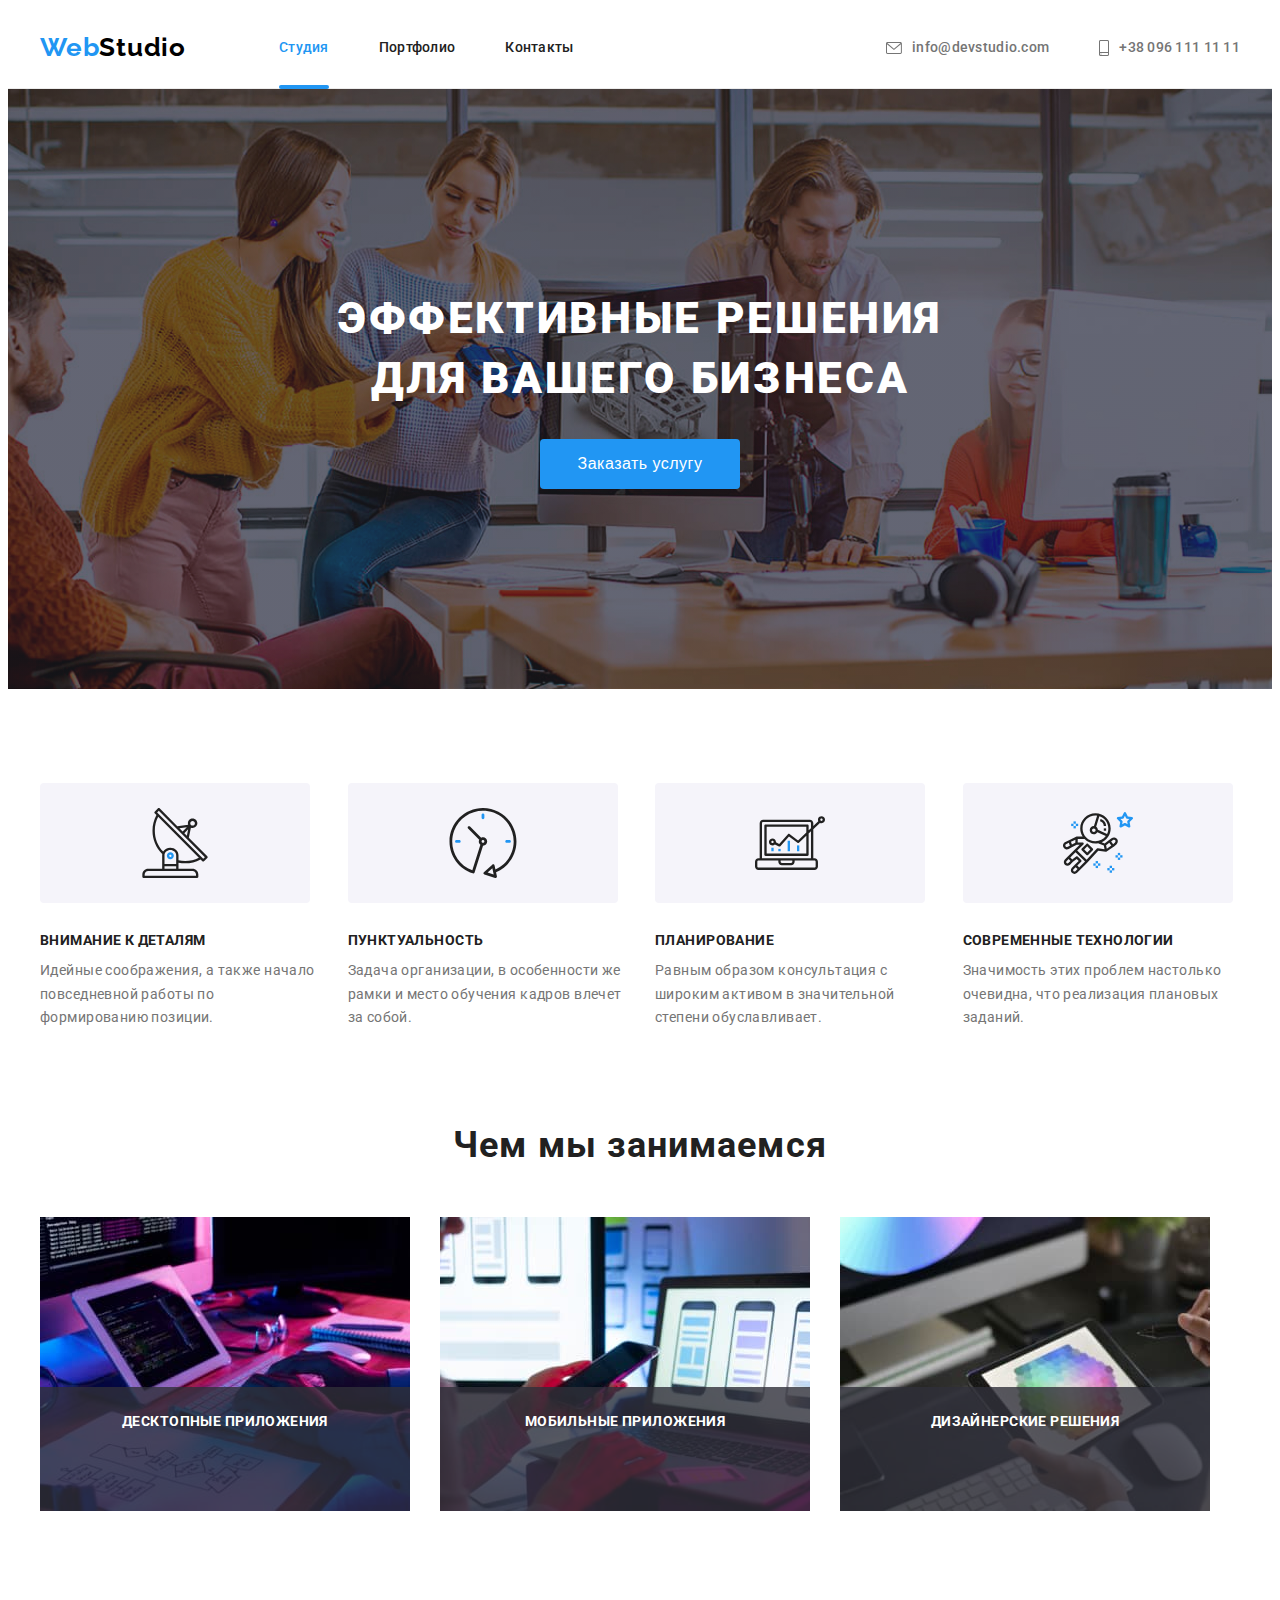
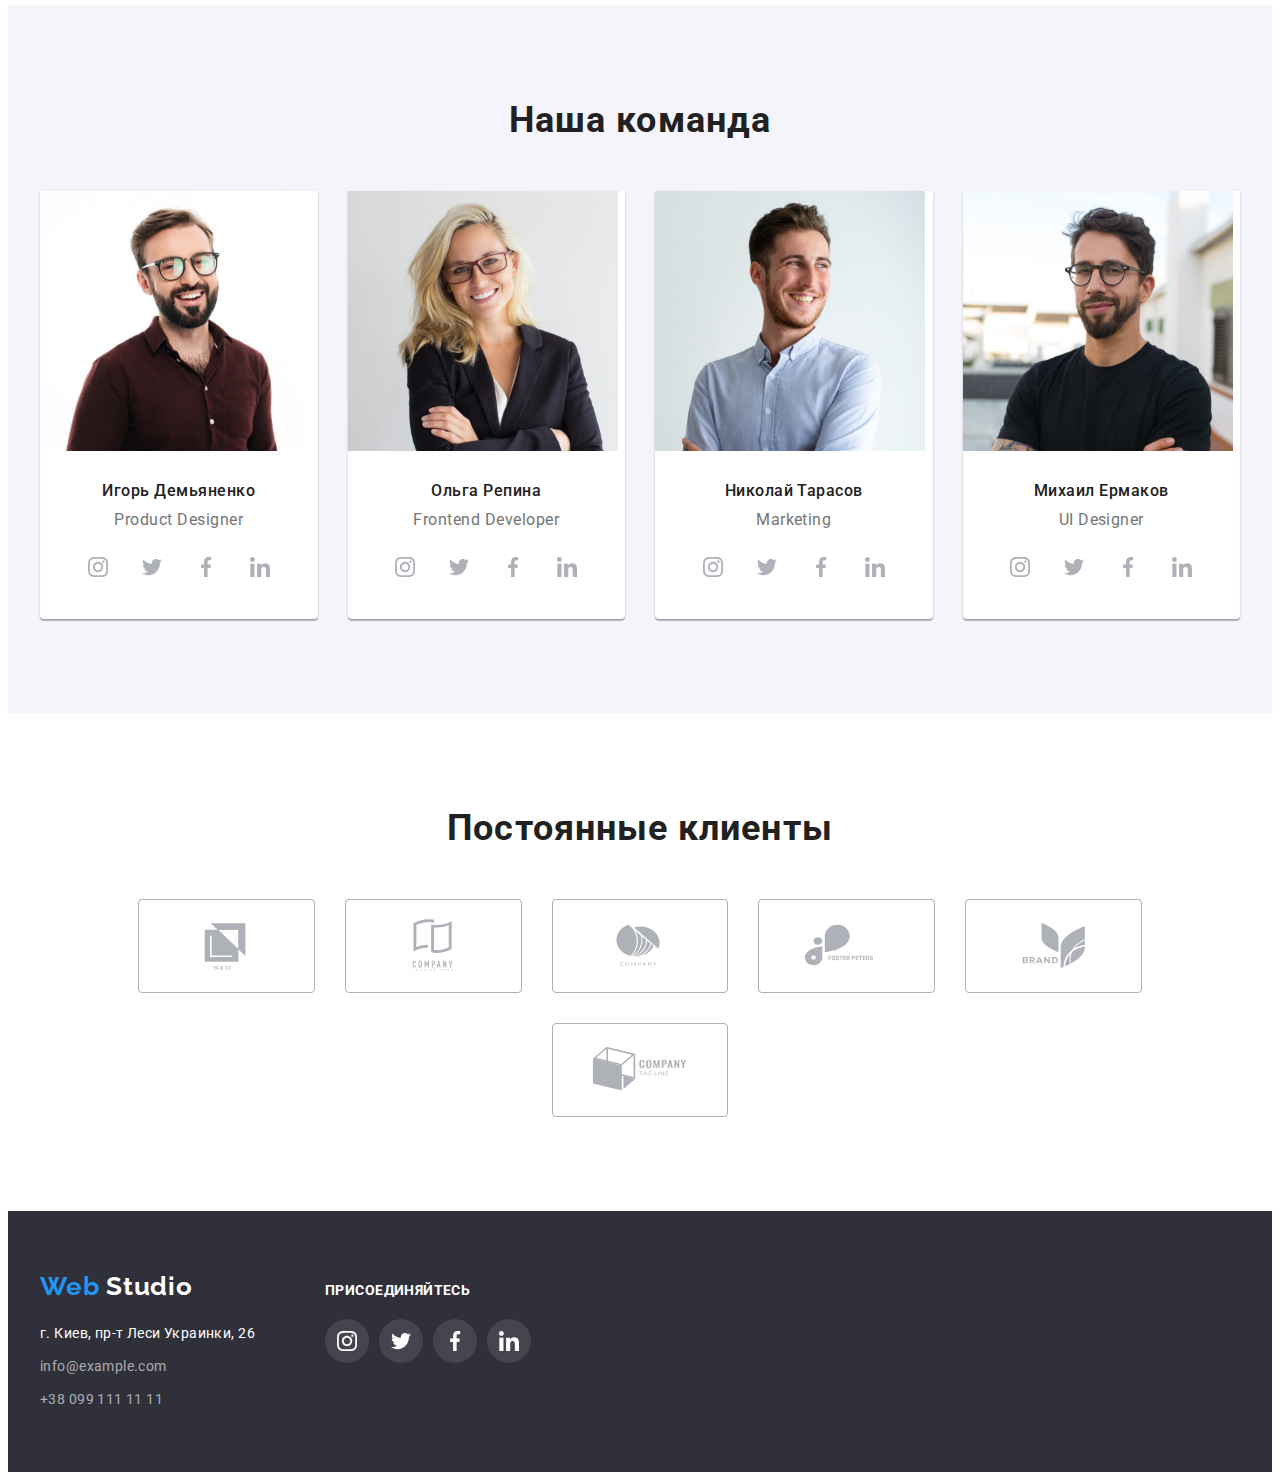
<file: index.html>
<!DOCTYPE html>
<html lang="ru">
  <head>
    <meta name="description" content="Web Studio" />
    <meta charset="UTF-8" />
    <meta http-equiv="X-UA-Compatible" content="IE=edge" />
    <meta name="viewport" content="width=device-width, initial-scale=1.0" />
    <title>Web Studio</title>

    <!-- Fonts -->
    <link rel="preconnect" href="https://fonts.googleapis.com" />
    <link rel="preconnect" href="https://fonts.gstatic.com" crossorigin />
    <link
      href="https://fonts.googleapis.com/css2?family=Raleway:wght@700&family=Roboto:wght@400;500;700;900&display=swap"
      rel="stylesheet"
    />
    <!-- Modern-normalize -->
    <link
      rel="stylesheet"
      href="https://cdnjs.cloudflare.com/ajax/libs/modern-normalize/1.1.0/modern-normalize.min.css"
      integrity="sha512-wpPYUAdjBVSE4KJnH1VR1HeZfpl1ub8YT/NKx4PuQ5NmX2tKuGu6U/JRp5y+Y8XG2tV+wKQpNHVUX03MfMFn9Q=="
      crossorigin="anonymous"
      referrerpolicy="no-referrer"
    />
    <!-- CSS -->
    <link rel="stylesheet" href="./css/styles.css" />
  </head>

  <body>
    <!-- HEADER -->
    <header class="header">
      <div class="container">
        <nav class="navigation">
          <a href="index.html" class="logo"> <span class="logo-text">Web</span>Studio </a>
          <ul class="nav-list list">
            <li class="nav-item">
              <a href="" class="nav-item-link current link">Студия</a>
            </li>
            <li class="nav-item">
              <a href="./portfolio.html" class="nav-item-link link">Портфолио</a>
            </li>
            <li class="nav-item">
              <a href="" class="nav-item-link link">Контакты</a>
            </li>
          </ul>

          <ul class="contact-links link">
            <li class="contact-item">
              <a href="mailto:info@devstudio.com" class="contact-item-link link">
                <svg class="contact-icon-mail">
                  <use href="./images/icons.svg#icon-envelope"></use>
                </svg>
                info@devstudio.com
              </a>
            </li>

            <li class="contact-item">
              <a href="tel:+380961111111" class="contact-item-link link">
                <svg class="contact-icon-phone">
                  <use href="./images/icons.svg#icon-smartphone"></use>
                </svg>
                +38 096 111 11 11
              </a>
            </li>
          </ul>
        </nav>
      </div>
    </header>
    <!-- HERO -->
    <main>
      <section class="section-hero">
        <div class="container">
          <h1 class="hero-title">Эффективные решения для вашего бизнеса</h1>
          <button type="button" class="hero-btm" data-modal-open>Заказать услугу</button>
        </div>
      </section>

      <!-- список преимуществ (BENEFITS) -->
      <section class="section benefits">
        <div class="container">
          <h2 class="hidden">список преимуществ</h2>
          <ul class="benefits-list list card-set">
            <li class="benefits-item card-set-item">
              <div class="benefits-icons">
                <svg class="benefits-icon" width="70" height="70">
                  <use href="./images/icons.svg#icon-antenna-1"></use>
                </svg>
              </div>
              <h3 class="benefits-title">Внимание к деталям</h3>
              <p class="benefits-item-text">
                Идейные соображения, а также начало повседневной работы по формированию позиции.
              </p>
            </li>
            <li class="benefits-item card-set-item">
              <div class="benefits-icons">
                <svg class="benefits-icon" width="70" height="70">
                  <use href="./images/icons.svg#icon-clock-1"></use>
                </svg>
              </div>
              <h3 class="benefits-title">Пунктуальность</h3>
              <p class="benefits-item-text">
                Задача организации, в особенности же рамки и место обучения кадров влечет за собой.
              </p>
            </li>
            <li class="benefits-item card-set-item">
              <div class="benefits-icons">
                <svg class="benefits-icon" width="70" height="70">
                  <use href="./images/icons.svg#icon-diagram-1"></use>
                </svg>
              </div>
              <h3 class="benefits-title">Планирование</h3>
              <p class="benefits-item-text">
                Равным образом консультация с широким активом в значительной степени обуславливает.
              </p>
            </li>
            <li class="benefits-item card-set-item">
              <div class="benefits-icons">
                <svg class="benefits-icon" width="70" height="70">
                  <use href="./images/icons.svg#icon-astronaut-1"></use>
                </svg>
              </div>
              <h3 class="benefits-title">Современные технологии</h3>
              <p class="benefits-item-text">
                Значимость этих проблем настолько очевидна, что реализация плановых заданий.
              </p>
            </li>
          </ul>
        </div>
      </section>

      <!-- чем мы занимаемся (features) -->
      <section class="section features">
        <div class="container">
          <h2 class="features-title">Чем мы занимаемся</h2>
          <!-- images link -->
          <ul class="features-links link">
            <li class="features-item">
              <a href="">
                <div class="features-wrapper">
                  <img
                  src="./images/studiya/link1.jpg"
                  width="370"
                  alt="програмированние"
                  class="features-item-img"
                />
                <p>Десктопные приложения</p>
                </div>
              </a>
            </li>
            <li class="features-item">
              <a href="">
                <div class="features-wrapper">
                <img
                  src="./images/studiya/link2.jpg"
                  width="370"
                  alt="тестирование"
                  class="features-item-img"
                />
                <p>Мобильные приложения</p>
                </div>
              </a>
            </li>
            <li class="features-item">
              <a href="">
                <div class="features-wrapper">
                <img
                  src="./images/studiya/link3.jpg"
                  width="370"
                  alt="дизайн"
                  class="features-item-img"
                />
                <p>Дизайнерские решения</p>
                </div>
              </a>
            </li>
          </ul>
        </div>
      </section>

      <!-- наша команда (personal) -->
      <section class="section personal">
        <div class="container">
          <h2 class="personal-title">Наша команда</h2>
          <ul class="personal-links link card-set">
            <li class="personal-item card-set-item">
              <img
                src="./images/studiya/person1.jpg"
                width="270"
                alt="foto Igor"
                class="personal-item-img"
              />
              <div class="personal-wrapper">
                <h3 class="personal-title-text">Игорь Демьяненко</h3>
                <p class="personal-text">Product Designer</p>
                <ul class="personal-icon-list">
                  <li class="personal-icon-item">
                    <a href="" class="personal-icon-link">
                      <svg class="icon-personal" width="20" height="20">
                        <use href="./images/icons.svg#icon-instagram-2"></use>
                      </svg>
                    </a>
                  </li>
                  <li class="personal-icon-item">
                    <a href="" class="personal-icon-link">
                      <svg class="icon-personal" width="20" height="20">
                        <use href="./images/icons.svg#icon-twitter-1"></use>
                      </svg>
                    </a>
                  </li>
                  <li class="personal-icon-item">
                    <a href="" class="personal-icon-link">
                      <svg class="icon-personal" width="20" height="20">
                        <use href="./images/icons.svg#icon-facebook-1"></use>
                      </svg>
                    </a>
                  </li>
                  <li class="personal-icon-item">
                    <a href="" class="personal-icon-link">
                      <svg class="icon-personal" width="20" height="20">
                        <use href="./images/icons.svg#icon-linkedin-1"></use>
                      </svg>
                    </a>
                  </li>
                </ul>
              </div>
            </li>
            <li class="personal-item card-set-item">
              <img
                src="./images/studiya/person2.jpg"
                width="270"
                alt="foto Olga"
                class="personal-item-img"
              />
              <div class="personal-wrapper">
                <h3 class="personal-title-text">Ольга Репина</h3>
                <p class="personal-text">Frontend Developer</p>
                <ul class="personal-icon-list">
                  <li class="personal-icon-item">
                    <a href="" class="personal-icon-link">
                      <svg class="icon-personal" width="20" height="20">
                        <use href="./images/icons.svg#icon-instagram-2"></use>
                      </svg>
                    </a>
                  </li>
                  <li class="personal-icon-item">
                    <a href="" class="personal-icon-link">
                      <svg class="icon-personal" width="20" height="20">
                        <use href="./images/icons.svg#icon-twitter-1"></use>
                      </svg>
                    </a>
                  </li>
                  <li class="personal-icon-item">
                    <a href="" class="personal-icon-link">
                      <svg class="icon-personal" width="20" height="20">
                        <use href="./images/icons.svg#icon-facebook-1"></use>
                      </svg>
                    </a>
                  </li>
                  <li class="personal-icon-item">
                    <a href="" class="personal-icon-link">
                      <svg class="icon-personal" width="20" height="20">
                        <use href="./images/icons.svg#icon-linkedin-1"></use>
                      </svg>
                    </a>
                  </li>
                </ul>
              </div>
            </li>
            <li class="personal-item card-set-item">
              <img
                src="./images/studiya/person3.jpg"
                width="270"
                alt="foto Nikolay"
                class="personal-item-img"
              />
              <div class="personal-wrapper">
                <h3 class="personal-title-text">Николай Тарасов</h3>
                <p class="personal-text">Marketing</p>
                <ul class="personal-icon-list">
                  <li class="personal-icon-item">
                    <a href="" class="personal-icon-link">
                      <svg class="icon-personal" width="20" height="20">
                        <use href="./images/icons.svg#icon-instagram-2"></use>
                      </svg>
                    </a>
                  </li>
                  <li class="personal-icon-item">
                    <a href="" class="personal-icon-link">
                      <svg class="icon-personal" width="20" height="20">
                        <use href="./images/icons.svg#icon-twitter-1"></use>
                      </svg>
                    </a>
                  </li>
                  <li class="personal-icon-item">
                    <a href="" class="personal-icon-link">
                      <svg class="icon-personal" width="20" height="20">
                        <use href="./images/icons.svg#icon-facebook-1"></use>
                      </svg>
                    </a>
                  </li>
                  <li class="personal-icon-item">
                    <a href="" class="personal-icon-link">
                      <svg class="icon-personal" width="20" height="20">
                        <use href="./images/icons.svg#icon-linkedin-1"></use>
                      </svg>
                    </a>
                  </li>
                </ul>
              </div>
            </li>
            <li class="personal-item card-set-item">
              <img
                src="./images/studiya/person4.jpg"
                width="270"
                alt="foto Mihail"
                class="personal-item-img"
              />
              <div class="personal-wrapper">
                <h3 class="personal-title-text">Михаил Ермаков</h3>
                <p class="personal-text">UI Designer</p>
                <ul class="personal-icon-list">
                  <li class="personal-icon-item">
                    <a href="" class="personal-icon-link">
                      <svg class="icon-personal" width="20" height="20">
                        <use href="./images/icons.svg#icon-instagram-2"></use>
                      </svg>
                    </a>
                  </li>
                  <li class="personal-icon-item">
                    <a href="" class="personal-icon-link">
                      <svg class="icon-personal" width="20" height="20">
                        <use href="./images/icons.svg#icon-twitter-1"></use>
                      </svg>
                    </a>
                  </li>
                  <li class="personal-icon-item">
                    <a href="" class="personal-icon-link">
                      <svg class="icon-personal" width="20" height="20">
                        <use href="./images/icons.svg#icon-facebook-1"></use>
                      </svg>
                    </a>
                  </li>
                  <li class="personal-icon-item">
                    <a href="" class="personal-icon-link">
                      <svg class="icon-personal" width="20" height="20">
                        <use href="./images/icons.svg#icon-linkedin-1"></use>
                      </svg>
                    </a>
                  </li>
                </ul>
              </div>
            </li>
          </ul>
        </div>
      </section>
      <section class="section client">
        <div class="container">
          <h2 class="personal-title">Постоянные клиенты</h2>
          <ul class="client-list card-set">
            <li class="client-item card-set-item">
              <svg class="client-icon" width="106" height="60">
                <use href="./images/icons.svg#icon-logo"></use>
              </svg>
            </li>
            <li class="client-item card-set-item">
              <svg class="client-icon" width="106" height="60">
                <use href="./images/icons.svg#icon-logo-1"></use>
              </svg>
            </li>
            <li class="client-item card-set-item">
              <svg class="client-icon" width="106" height="60">
                <use href="./images/icons.svg#icon-logo-2"></use>
              </svg>
            </li>
            <li class="client-item card-set-item">
              <svg class="client-icon" width="106" height="60">
                <use href="./images/icons.svg#icon-logo-3"></use>
              </svg>
            </li>
            <li class="client-item card-set-item">
              <svg class="client-icon" width="106" height="60">
                <use href="./images/icons.svg#icon-logo-4"></use>
              </svg>
            </li>
            <li class="client-item card-set-item">
              <svg class="client-icon" width="106" height="60">
                <use href="./images/icons.svg#icon-logo-5"></use>
              </svg>
            </li>
          </ul>
        </div>
      </section>
    </main>
    <!-- FOOTER -->
    <footer class="footer-base">
      <div class="container footer">
        <div class="footer-adress">
          <a href="./index.html" class="footer-logo">
            <span class="footer-logo-text">Web </span>Studio
          </a>
          <address class="footer-contact">
            <ul class="footer-links link">
              <li class="footer-item">
                <p class="footer-item-text">г. Киев, пр-т Леси Украинки, 26</p>
              </li>
              <li class="footer-item">
                <a href="mailto:info@example.com" class="footer-item-link link">
                  info@example.com</a
                >
              </li>
              <li class="footer-item">
                <a href="tel:+380991111111" class="footer-item-link link"> +38 099 111 11 11</a>
              </li>
            </ul>
          </address>
        </div>
        <div class="footer-icon">
          <h3 class="footer-title-icon">присоединяйтесь</h3>
          <ul class="footer-icon-list">
            <li class="footer-icon-item">
              <a href="" class="footer-icon-link">
                <svg class="icon-footer" width="20" height="20">
                  <use href="./images/icons.svg#icon-instagram-2"></use>
                </svg>
              </a>
            </li>
            <li class="footer-icon-item">
              <a href="" class="footer-icon-link">
                <svg class="icon-footer" width="20" height="20">
                  <use href="./images/icons.svg#icon-twitter-1"></use>
                </svg>
              </a>
            </li>
            <li class="footer-icon-item">
              <a href="" class="footer-icon-link">
                <svg class="icon-footer" width="20" height="20">
                  <use href="./images/icons.svg#icon-facebook-1"></use>
                </svg>
              </a>
            </li>
            <li class="footer-icon-item">
              <a href="" class="footer-icon-link">
                <svg class="icon-footer" width="20" height="20">
                  <use href="./images/icons.svg#icon-linkedin-1"></use>
                </svg>
              </a>
            </li>
          </ul>
        </div>
      </div>
    </footer>
    <div class="overlay is-hidden" data-modal>
      <div class="modal">
        <button type="button" class="modal-close-btn" data-modal-close>
          <svg class="modal-icon-btn" width="18" height="18">
            <use href="./images/icons.svg#icon-btn">

            </use>
          </svg>
        </button>
      </div>
    </div>
    <script src="./js/modal.js"></script>
  </body>
</html>
</file>
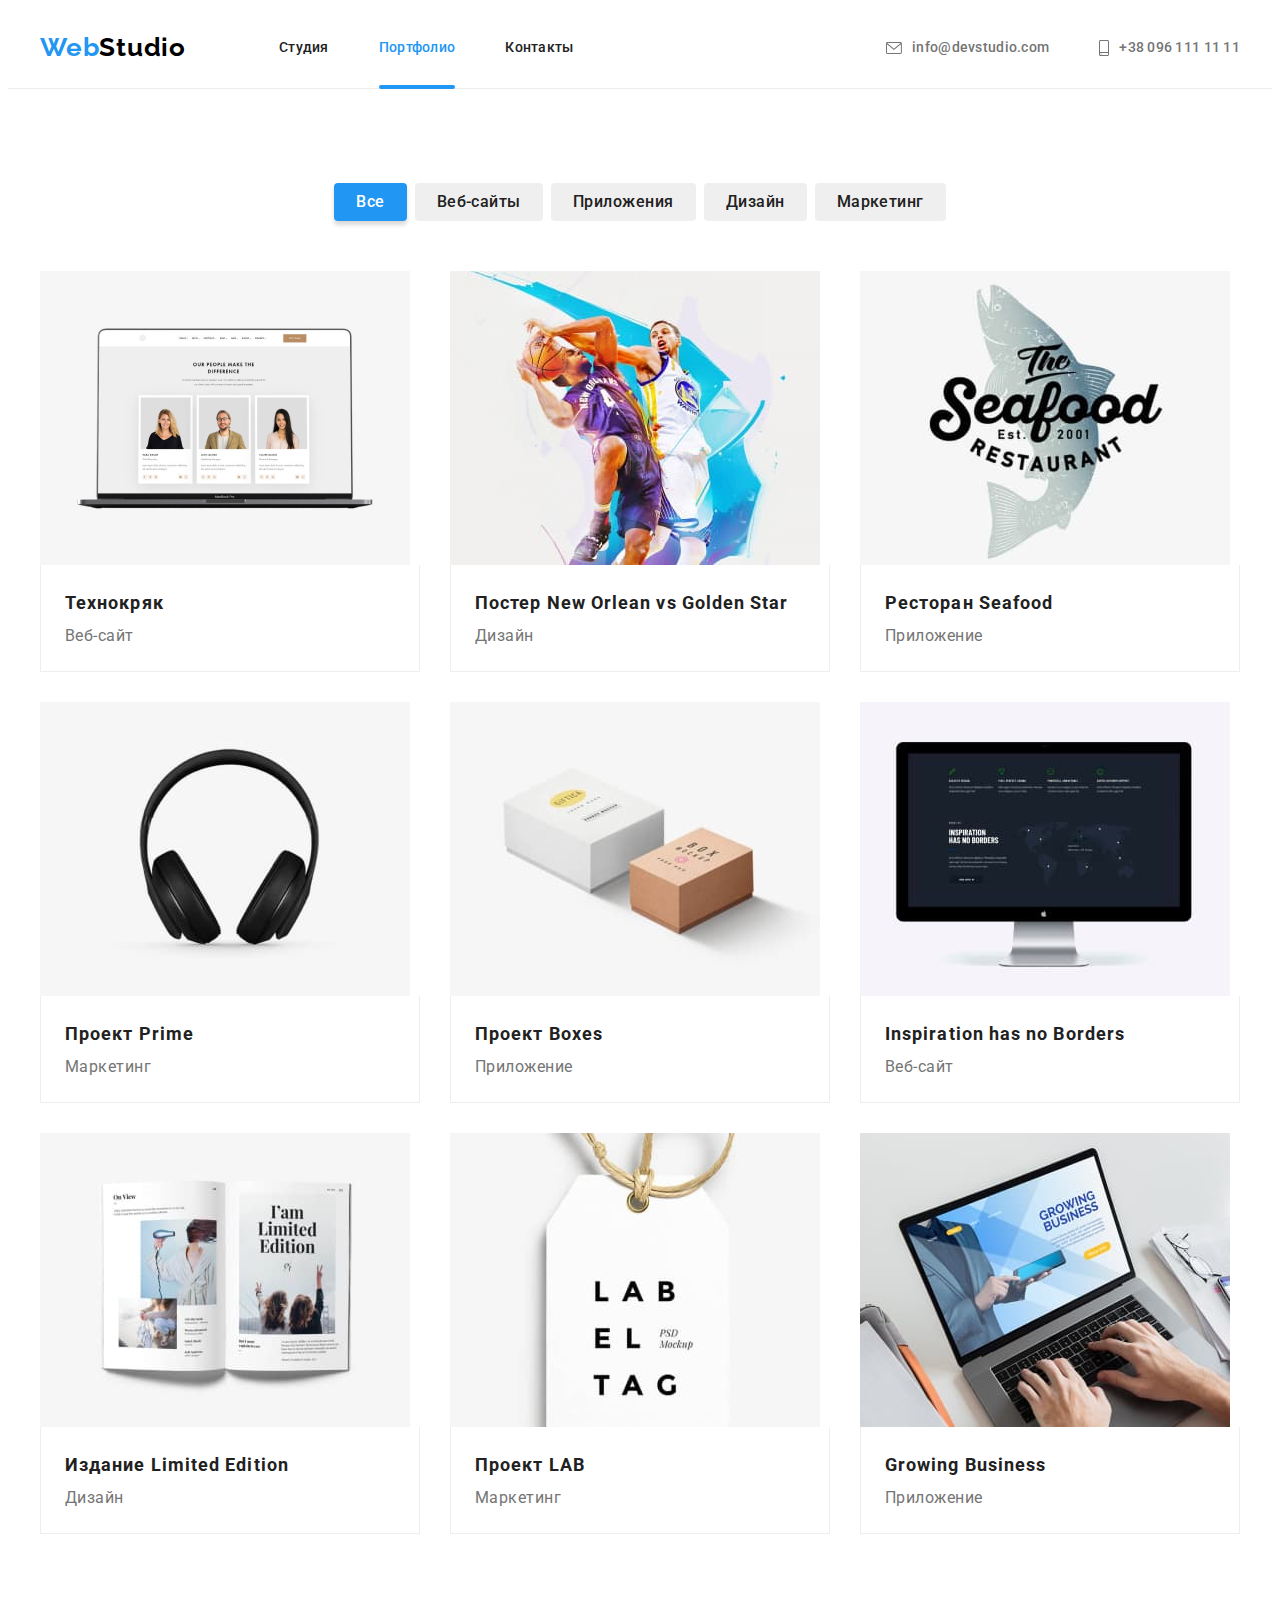
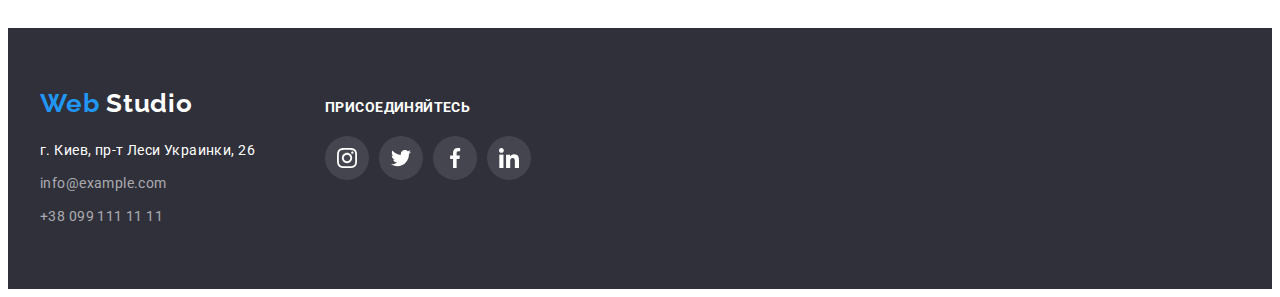
<file: portfolio.html>
<!DOCTYPE html>
<html lang="ru">
  <head>
    <meta name="description" content="Web Studio" />
    <meta charset="UTF-8" />
    <meta http-equiv="X-UA-Compatible" content="IE=edge" />
    <meta name="viewport" content="width=device-width, initial-scale=1.0" />
    <title>Web Studio</title>

    <!-- Fonts -->
    <link rel="preconnect" href="https://fonts.googleapis.com" />
    <link rel="preconnect" href="https://fonts.gstatic.com" crossorigin />
    <link
      href="https://fonts.googleapis.com/css2?family=Raleway:wght@700&family=Roboto:wght@400;500;700;900&display=swap"
      rel="stylesheet"
    />
    <!-- Modern-normalize -->
    <link
      rel="stylesheet"
      href="https://cdnjs.cloudflare.com/ajax/libs/modern-normalize/1.1.0/modern-normalize.min.css"
      integrity="sha512-wpPYUAdjBVSE4KJnH1VR1HeZfpl1ub8YT/NKx4PuQ5NmX2tKuGu6U/JRp5y+Y8XG2tV+wKQpNHVUX03MfMFn9Q=="
      crossorigin="anonymous"
      referrerpolicy="no-referrer"
    />
    <link rel="stylesheet" href="./css/styles.css" />
  </head>

  <body>
    <!-- header -->
    <header class="header">
      <div class="container">
        <nav class="navigation">
          <a href="index.html" class="logo"> <span class="logo-text">Web</span>Studio </a>
          <ul class="nav-list list">
            <li class="nav-item">
              <a href="./index.html" class="nav-item-link link">Студия</a>
            </li>
            <li class="nav-item">
              <a href="./portfolio.html" class="nav-item-link current link">Портфолио</a>
              <div class="nav-line current"></div>
            </li>
            <li class="nav-item">
              <a href="" class="nav-item-link link">Контакты</a>
            </li>
          </ul>

          <ul class="contact-links link">
            <li class="contact-item">
              <a href="mailto:info@devstudio.com" class="contact-item-link link">
                <svg class="contact-icon-mail">
                  <use href="./images/icons.svg#icon-envelope"></use>
                </svg>
                info@devstudio.com
              </a>
            </li>

            <li class="contact-item">
              <a href="tel:+380961111111" class="contact-item-link link">
                <svg class="contact-icon-phone">
                  <use href="./images/icons.svg#icon-smartphone"></use>
                </svg>
                +38 096 111 11 11
              </a>
            </li>
          </ul>
        </nav>
      </div>
    </header>
    <!-- main -->
    <main>
      <h1 class="hidden">Портфолио</h1>
      <!-- примеры -->
      <section class="section examples">
        <div class="container">
          <h2 class="hidden">варианты фильтра</h2>
          <ul class="filter-links link">
            <li class="filter-item">
              <button type="button" class="portfolio-btm current"><span>Все</span></button>
            </li>
            <li class="filter-item">
              <button type="button" class="portfolio-btm">Веб-сайты</button>
            </li>
            <li class="filter-item">
              <button type="button" class="portfolio-btm">Приложения</button>
            </li>
            <li class="filter-item">
              <button type="button" class="portfolio-btm">Дизайн</button>
            </li>
            <li class="filter-item">
              <button type="button" class="portfolio-btm">Маркетинг</button>
            </li>
          </ul>
        </div>
        <div class="container">
          <h2 class="hidden">Примеры</h2>
          <ul class="examples-links link card-set">
            <li class="examples-item card-set-item">
              <a href="" class="examples-item-link link">
                <div class="card-thumb">
                  <img
                    src="./images/portfolio/portfolio1.jpg"
                    width="370"
                    class="examples-item-img"
                    alt="фото первого примера"
                  />
                  <p>
                    Ресурс предлагает комплексные предложения с разным уровнем функционала и
                    сервисов. Все это позволит посетителю получить исчерпывающие сведения о компании
                    или частном лице.
                  </p>
                </div>
                <div class="examples-container">
                  <h2 class="examples-tittle">Технокряк</h2>
                  <p class="examples-text">Веб-сайт</p>
                </div>
              </a>
            </li>
            <li class="examples-item card-set-item">
              <a href="" class="examples-item-link link">
                <div class="card-thumb">
                <img
                  src="./images/portfolio/portfolio2.jpg"
                  width="370"
                  class="examples-item-img"
                  alt="фото второго примера"
                />
                <p>
                  Ресурс предлагает комплексные предложения с разным уровнем функционала и
                  сервисов. Все это позволит посетителю получить исчерпывающие сведения о компании
                  или частном лице.
                </p>
                </div>
                <div class="examples-container">
                  <h2 class="examples-tittle">Постер New Orlean vs Golden Star</h2>
                  <p class="examples-text">Дизайн</p>
                </div>
              </a>
            </li>
            <li class="examples-item card-set-item">
              <a href="" class="examples-item-link link">
                <div class="card-thumb">
                  <img
                  src="./images/portfolio/portfolio3.jpg"
                  width="370"
                  class="examples-item-img"
                  alt="фото третего примера"
                />
                <p>
                  Ресурс предлагает комплексные предложения с разным уровнем функционала и
                  сервисов. Все это позволит посетителю получить исчерпывающие сведения о компании
                  или частном лице.
                </p>
                </div>
                <div class="examples-container">
                  <h2 class="examples-tittle">Ресторан Seafood</h2>
                  <p class="examples-text">Приложение</p>
                </div>
              </a>
            </li>
            <li class="examples-item card-set-item">
              <a href="" class="examples-item-link link">
                <div class="card-thumb">
                  <img
                  src="./images/portfolio/portfolio4.jpg"
                  width="370"
                  class="examples-item-img"
                  alt="фото четвертого примера"
                />
                <p>
                  Ресурс предлагает комплексные предложения с разным уровнем функционала и
                  сервисов. Все это позволит посетителю получить исчерпывающие сведения о компании
                  или частном лице.
                </p>
                </div>
                <div class="examples-container">
                  <h2 class="examples-tittle">Проект Prime</h2>
                  <p class="examples-text">Маркетинг</p>
                </div>
              </a>
            </li>
            <li class="examples-item card-set-item">
              <a href="" class="examples-item-link link">
                <div class="card-thumb">
                  <img
                  src="./images/portfolio/portfolio5.jpg"
                  width="370"
                  class="examples-item-img"
                  alt="фото пятого примера"
                />
                <p>
                  Ресурс предлагает комплексные предложения с разным уровнем функционала и
                  сервисов. Все это позволит посетителю получить исчерпывающие сведения о компании
                  или частном лице.
                </p>
                </div>
                <div class="examples-container">
                  <h2 class="examples-tittle">Проект Boxes</h2>
                  <p class="examples-text">Приложение</p>
                </div>
              </a>
            </li>
            <li class="examples-item card-set-item">
              <a href="" class="examples-item-link link">
                <div class="card-thumb">
                  <img
                  src="./images/portfolio/portfolio6.jpg"
                  width="370"
                  class="examples-item-img"
                  alt="фото шестого примера"
                />
                <p>
                  Ресурс предлагает комплексные предложения с разным уровнем функционала и
                  сервисов. Все это позволит посетителю получить исчерпывающие сведения о компании
                  или частном лице.
                </p>
                </div>
                <div class="examples-container">
                  <h2 class="examples-tittle">Inspiration has no Borders</h2>
                  <p class="examples-text">Веб-сайт</p>
                </div>
              </a>
            </li>
            <li class="examples-item card-set-item">
              <a href="" class="examples-item-link link">
                <div class="card-thumb">
                  <img
                  src="./images/portfolio/portfolio7.jpg"
                  width="370"
                  class="examples-item-img"
                  alt="фото седьмого примера"
                />
                <p>
                  Ресурс предлагает комплексные предложения с разным уровнем функционала и
                  сервисов. Все это позволит посетителю получить исчерпывающие сведения о компании
                  или частном лице.
                </p>
                </div>
                <div class="examples-container">
                  <h2 class="examples-tittle">Издание Limited Edition</h2>
                  <p class="examples-text">Дизайн</p>
                </div>
              </a>
            </li>
            <li class="examples-item card-set-item">
              <a href="" class="examples-item-link link">
                <div class="card-thumb">
                  <img
                  src="./images/portfolio/portfolio8.jpg"
                  width="370"
                  class="examples-item-img"
                  alt="фото восьмого примера"
                />
                <p>
                  Ресурс предлагает комплексные предложения с разным уровнем функционала и
                  сервисов. Все это позволит посетителю получить исчерпывающие сведения о компании
                  или частном лице.
                </p>
                </div>
                <div class="examples-container">
                  <h2 class="examples-tittle">Проект LAB</h2>
                  <p class="examples-text">Маркетинг</p>
                </div>
              </a>
            </li>
            <li class="examples-item card-set-item">
                  <a href="" class="examples-item-link link">
                    <div class="card-thumb">
                    <img
                    src="./images/portfolio/portfolio9.jpg"
                    width="370"
                    class="examples-item-img"
                    alt="фото девятого примера"
                  />
                  <p>
                    Ресурс предлагает комплексные предложения с разным уровнем функционала и
                    сервисов. Все это позволит посетителю получить исчерпывающие сведения о компании
                    или частном лице.
                  </p>
                </div>
                <div class="examples-container">
                  <h2 class="examples-tittle">Growing Business</h2>
                  <p class="examples-text">Приложение</p>
                </div>
              </a>
            </li>
          </ul>
        </div>
      </section>
    </main>
    <!-- footer -->
    <footer class="footer-base">
      <div class="container footer">
        <div class="footer-adress">
          <a href="./index.html" class="footer-logo">
            <span class="footer-logo-text">Web </span>Studio
          </a>
          <address class="footer-contact">
            <ul class="footer-links link">
              <li class="footer-item">
                <p class="footer-item-text">г. Киев, пр-т Леси Украинки, 26</p>
              </li>
              <li class="footer-item">
                <a href="mailto:info@example.com" class="footer-item-link link">
                  info@example.com</a
                >
              </li>
              <li class="footer-item">
                <a href="tel:+380991111111" class="footer-item-link link"> +38 099 111 11 11</a>
              </li>
            </ul>
          </address>
        </div>
        <div class="footer-icon">
          <h3 class="footer-title-icon">присоединяйтесь</h3>
          <ul class="footer-icon-list">
            <li class="footer-icon-item">
              <a href="" class="footer-icon-link">
                <svg class="icon-footer" width="20" height="20">
                  <use href="./images/icons.svg#icon-instagram-2"></use>
                </svg>
              </a>
            </li>
            <li class="footer-icon-item">
              <a href="" class="footer-icon-link">
                <svg class="icon-footer" width="20" height="20">
                  <use href="./images/icons.svg#icon-twitter-1"></use>
                </svg>
              </a>
            </li>
            <li class="footer-icon-item">
              <a href="" class="footer-icon-link">
                <svg class="icon-footer" width="20" height="20">
                  <use href="./images/icons.svg#icon-facebook-1"></use>
                </svg>
              </a>
            </li>
            <li class="footer-icon-item">
              <a href="" class="footer-icon-link">
                <svg class="icon-footer" width="20" height="20">
                  <use href="./images/icons.svg#icon-linkedin-1"></use>
                </svg>
              </a>
            </li>
          </ul>
        </div>
      </div>
    </footer>
    <script src="./js/modal.js"></script>
  </body>
</html>
</file>
<file: css/styles.css>
/* задаем переменные */
:root {
  --brand-color: #2f303a;
  --text-color: #212121;

  /* переменные для сетки */
  --item: 3;
  --indent: 30px;
}

/* задаем основной шрифт */
body {
  font-family: 'Roboto', sans-serif;
  color: black;
}

/* сбрасываем базывые стили от браузера */
h1,
h2,
h3,
h4,
ul,
p {
  margin: 0;
  padding: 0;
  list-style: none;
}

address {
  font-style: normal;
}

img {
  display: block;
}

p:last-child {
  margin: 0;
}

/* section {
  outline: 2px solid red;
  outline-offset: -2px;
} */

/* задаем общие классы */
.header {
  border-bottom: 1px solid #ececec;
}

.list {
  list-style: none;
  margin: 0;
  padding: 0;
}

.link {
  text-decoration: none;
  color: currentColor;
}

.section {
  padding-top: 94px;
  padding-bottom: 94px;
}

/* контейнер */
.container {
  padding-left: 15px;
  padding-right: 15px;
  width: 1200px;
  margin: 0 auto;
}

/** 
|----------------| 
|сетка на flex-ах|
|----------------|
*/
.card-set {
  display: flex;
  flex-wrap: wrap;

  margin: calc(-1 * var(--indent) / 2);
}

.card-set-item {
  flex-basis: calc((100% - var(--indent) * var(--item)) / var(--item));

  margin: calc(var(--indent) / 2);
}

/*---------------------------- HEADER------------*/

/* Logo */
.logo {
  text-decoration: none;
  font-family: 'Raleway', sans-serif;
  font-weight: 700;
  font-size: 26px;
  line-height: 1.19;
  letter-spacing: 0.03em;
  color: #000000;

  padding-top: 24px;
  padding-bottom: 25px;
  margin-right: 93px;
}
/* лого в футере просто копируем */
.logo-text,
.footer-logo-text {
  color: #2196f3;
}

/*----------------------------- NAV------------- */
.navigation {
  align-items: center;
  display: flex;
}

.nav-item {
  position: relative;
}

.nav-item-link.current::after {
  content: '';
  position: absolute;
  top: 100%;
  left: 0%;
  transform: translate(-0%, -3px);

  width: 100%;
  height: 4px;
  background: #2196f3;
  border-radius: 2px;
}

.nav-list {
  text-align: center;
  display: flex;
}

.nav-item:not(:last-child),
.contact-item:not(:last-child) {
  margin-right: 50px;
}

.nav-item-link.current {
  color: #2196f3;
}

.nav-item-link {
  transition: color 250ms cubic-bezier(0.4, 0, 0.2, 1);

  font-weight: 500;
  font-size: 14px;
  line-height: 1.14;
  letter-spacing: 0.02em;
  color: var(--text-color);

  padding-top: 32px;
  padding-bottom: 32px;
  display: block;
}

.nav-item-link:hover,
.nav-item-link:focus {
  color: #2196f3;
}

.contact-links {
  display: flex;
  margin-left: auto;
  margin-bottom: 0;
}

.contact-item {
  text-align: center;
  display: flex;
  align-items: center;
}

.contact-item-link.current {
  color: #2196f3;
}

.contact-item-link {
  transition: color 250ms cubic-bezier(0.4, 0, 0.2, 1);

  font-weight: 500;
  font-size: 14px;
  line-height: 1.14;
  letter-spacing: 0.02em;
  color: #757575;

  display: flex;
  justify-items: center;

  padding-top: 32px;
  padding-bottom: 32px;
}

.contact-item-link:hover,
.contact-item-link:focus {
  color: #2196f3;
}

.contact-icon-mail {
  margin-right: 10px;
  width: 16px;
  height: 16px;
  fill: currentColor;
}
.contact-icon-phone {
  margin-right: 10px;
  width: 10px;
  height: 16px;
  fill: currentColor;
}
/* ----------------------------HERO--------------- */

.section-hero {
  padding-top: 200px;
  padding-bottom: 200px;
  text-align: center;
  display: block;
  background: #c4c4c4;

  background-image: linear-gradient(rgba(47, 48, 58, 0.4), rgba(47, 48, 58, 0.4)),
    url(../images/herobg.jpg);
  background-repeat: no-repeat;
  background-position: center;
  background-size: cover;
  max-width: 1600px;
  margin: 0 auto;
}

.hero-title {
  font-weight: 900;
  font-size: 44px;
  line-height: 1.36;
  text-align: center;
  letter-spacing: 0.06em;
  text-transform: uppercase;
  color: #ffffff;

  max-width: 700px;
  margin-left: auto;
  margin-right: auto;
}

.hero-btm {
  transition: background-color 250ms cubic-bezier(0.4, 0, 0.2, 1);

  margin-top: 30px;
  width: 200px;
  height: 50px;

  font-weight: 500;
  font-size: 16px;
  line-height: 1.62;
  letter-spacing: 0.03em;
  color: white;

  background-color: #2196f3;
  border-radius: 4px;
  border: none;
  cursor: pointer;
}

.hero-btm:hover,
.hero-btm:focus {
  background-color: #188ce8;
}

/* -----------------список преимуществ(BENEFITS) ----------*/
.benefits {
  padding-bottom: 47px;
}

.hidden {
  position: absolute;
  white-space: nowrap;
  width: 1px;
  height: 1px;
  overflow: hidden;
  border: 0;
  padding: 0;
  clip: rect(0 0 0 0);
  clip-path: inset(50%);
  margin: -1px;
}

.benefits-list {
  --item: 4;
}

.benefits-title {
  font-weight: 700;
  font-size: 14px;
  line-height: 1.14;
  letter-spacing: 0.03em;
  text-transform: uppercase;
  color: var(--text-color);
  margin-bottom: 10px;
}

.benefits-item-text {
  font-size: 14px;
  line-height: 1.71;
  letter-spacing: 0.03em;
  color: #757575;
}

.benefits-icons {
  display: flex;
  justify-content: center;
  align-items: center;
  margin-bottom: 30px;
  width: 270px;
  height: 120px;
  background-color: #f5f4fa;
  border-radius: 4px;
}

/* --------------------чем мы занимаемся (features)----------- */
.features {
  padding-top: 47px;
}

.features-title {
  font-weight: 700;
  font-size: 36px;
  line-height: 1.17;
  text-align: center;
  letter-spacing: 0.03em;
  color: var(--text-color);

  margin-bottom: 50px;
}

.features-links {
  display: flex;
}

.features-item:not(:last-child) {
  margin-right: 30px;
}

.features-item {
  position: relative;
}

.features-wrapper > p {
  position: absolute;
  width: 100%;
  height: 70px;
  bottom: 0;
  right: 0;

  padding-top: 27px;
  padding-bottom: 27px;

  font-weight: 700;
  font-size: 14px;
  line-height: 1.14;
  text-align: center;
  letter-spacing: 0.03em;
  text-transform: uppercase;
  color: #ffffff;

  background: rgba(47, 48, 58, 0.8);
}

/* ----------------------наша команда (personal)-------------------*/
.personal {
  background-color: #f5f4fa;
}

.personal-title {
  font-weight: 700;
  font-size: 36px;
  line-height: 1.17;
  text-align: center;
  letter-spacing: 0.03em;
  color: var(--text-color);

  margin-bottom: 50px;
}

.personal-links {
  --item: 4;
}

.personal-title-text {
  font-weight: 500;
  font-size: 16px;
  line-height: 1.19;
  letter-spacing: 0.03em;
  color: var(--text-color);

  margin-bottom: 10px;
  text-align: center;
}

.personal-text {
  font-size: 16px;
  line-height: 1.19;
  letter-spacing: 0.03em;
  color: #757575;

  text-align: center;
}

.personal-item {
  background: #ffffff;

  box-shadow: 0px 1px 3px rgba(0, 0, 0, 0.12), 0px 1px 1px rgba(0, 0, 0, 0.14),
    0px 2px 1px rgba(0, 0, 0, 0.2);
  border-radius: 0px 0px 4px 4px;
}

.personal-wrapper {
  padding: 30px 0;
}

.client-icon {
  fill: currentColor;
}

.client-list {
  display: flex;
  justify-content: center;
  --item: 6;
}

.client-item {
  transition: color 250ms cubic-bezier(0.4, 0, 0.2, 1), border 250ms cubic-bezier(0.4, 0, 0.2, 1);

  width: 170px;
  height: 92px;
  border: solid 1px rgba(175, 177, 184, 1);
  border-radius: 4px;
  color: #afb1b8;

  display: flex;
  justify-content: center;
  align-items: center;
}

.client-item:hover {
  color: #2196f3;
  border: solid 1px #2196f3;
}

/* -------soc-icon--------- */

.personal-icon-list {
  margin-top: 16px;

  display: flex;
  justify-content: center;
}

.personal-icon-item {
  margin-left: 10px;
  width: 44px;
  height: 44px;
}

.personal-icon-item:first-child {
  margin-left: 0px;
}

.personal-icon-link {
  transition: color 250ms cubic-bezier(0.4, 0, 0.2, 1),
    background-color 250ms cubic-bezier(0.4, 0, 0.2, 1);

  display: flex;
  justify-content: center;
  align-items: center;
  width: 100%;
  height: 100%;
  border-radius: 50%;
  background-color: #fff;
  color: #afb1b8;
}

.personal-icon-link:hover,
.personal-icon-link:focus {
  background-color: #2196f3;
  color: #fff;
}

.icon-personal {
  fill: currentColor;
}

/* -------------------------MODAL-------------------------- */

.overlay {
  position: fixed;
  width: 100%;
  height: 100%;
  left: 0;
  top: 0;

  background: rgba(0, 0, 0, 0.2);

  transition: opacity 250ms cubic-bezier(0.4, 0, 0.2, 1),
    visibility 250ms cubic-bezier(0.4, 0, 0.2, 1);
}

.overlay.is-hidden .modal {
  transform: translate(50, 0) scale(0);
}

.modal .overlay {
  pointer-events: none;
}

.modal {
  position: absolute;
  left: 50%;
  top: 50%;
  transform: translate(-50%, -50%) scale(1);
  width: 528px;
  min-height: 528px;

  background: #ffffff;
  box-shadow: 0px 1px 3px rgba(0, 0, 0, 0.12), 0px 1px 1px rgba(0, 0, 0, 0.14),
    0px 2px 1px rgba(0, 0, 0, 0.2);
  border-radius: 4px;

  transition: transform 250ms cubic-bezier(0.4, 0, 0.2, 1);
}

.modal-close-btn {
  position: absolute;
  right: 8px;
  top: 8px;

  display: flex;
  justify-content: center;
  align-items: center;
  cursor: pointer;
  width: 30px;
  height: 30px;
  padding: 0;
  border-radius: 50%;
  background: #ffffff;
  border: 1px solid rgba(0, 0, 0, 0.1);
}

.is-hidden {
  opacity: 0;
  visibility: hidden;
  pointer-events: none;
}

/* -------------------------FOOTER -----------------------*/
.footer-base {
  background: var(--brand-color);
  padding: 60px 0;
}

.footer-logo {
  text-decoration: none;
  font-family: 'Raleway', sans-serif;
  font-style: normal;
  font-weight: 700;
  font-size: 26px;
  line-height: 1.19;
  letter-spacing: 0.03em;
  color: #ffffff;
}

.footer-logo-text {
  text-decoration: none;
  font-family: 'Raleway', sans-serif;
  font-style: normal;
  font-weight: 700;
  font-size: 26px;
  line-height: 1.19;
  letter-spacing: 0.03em;
  color: #2196f3;
}

.footer-item:not(:last-child) {
  margin-bottom: 9px;
}

.footer-item-text {
  font-style: normal;
  font-weight: 400;
  font-size: 14px;
  line-height: 1.71;
  letter-spacing: 0.03em;
  color: #ffffff;
}

.footer-contact {
  margin-top: 20px;
}

.footer-item-link {
  transition: color 250ms cubic-bezier(0.4, 0, 0.2, 1);

  font-style: normal;
  font-size: 14px;
  line-height: 1.71;
  letter-spacing: 0.03em;
  color: rgba(255, 255, 255, 0.6);
}

.footer-item-link:focus,
.footer-item-link:hover {
  color: #2196f3;
}

.footer-icon {
  margin-top: 12px;
  margin-left: 70px;
}

.footer-title-icon {
  margin-bottom: 20px;

  font-size: 14px;
  line-height: 1.14;
  letter-spacing: 0.03em;
  text-transform: uppercase;
  color: #ffffff;
}

.footer {
  display: flex;
}

.footer-icon-list {
  margin-top: 16px;

  display: flex;
  justify-content: center;
}

.footer-icon-item {
  margin-left: 10px;
  width: 44px;
  height: 44px;
}

.footer-icon-item:first-child {
  margin-left: 0px;
}

.footer-icon-link {
  transition: background-color 250ms cubic-bezier(0.4, 0, 0.2, 1);

  display: flex;
  justify-content: center;
  align-items: center;
  width: 100%;
  height: 100%;
  border-radius: 50%;
  color: #fff;
  background-color: rgba(255, 255, 255, 0.1);
}

.footer-icon-link:hover,
.footer-icon-link:focus {
  background-color: #2196f3;
}

.icon-footer {
  fill: currentColor;
}

/*----------------------------- PORTFOLIO -----------------------*/
.filter {
  padding-bottom: 50px;
}

.filter-links {
  display: flex;
  justify-content: center;
  margin-bottom: 50px;
}

.filter-item:not(:last-child) {
  margin-right: 8px;
  margin-top: 0;
  margin-bottom: 0;
  margin-left: 0;
}

.portfolio-btm.current {
  color: white;
  border-color: #2196f3;
  background-color: #2196f3;
  box-shadow: 0px 4px 4px rgba(0, 0, 0, 0.15);
}

.portfolio-btm {
  transition: background-color 250ms cubic-bezier(0.4, 0, 0.2, 1),
    color 250ms cubic-bezier(0.4, 0, 0.2, 1), border-color 250ms cubic-bezier(0.4, 0, 0.2, 1),
    box-shadow 250ms cubic-bezier(0.4, 0, 0.2, 1);

  font-family: 'Roboto', sans-serif;
  font-weight: 500;
  font-size: 16px;
  line-height: 1.62;
  letter-spacing: 0.03em;
  color: #212121;
  border: none;
  cursor: pointer;
  border-radius: 4px;

  padding: 6px 22px;
}

.portfolio-btm:hover,
.portfolio-btm:focus {
  color: white;
  border-color: #2196f3;
  background-color: #2196f3;
  box-shadow: 0px 4px 4px rgba(0, 0, 0, 0.15);
}

/* ------------------------примеры (examples)---------------------- */

.examples-tittle {
  font-weight: 700;
  font-size: 18px;
  line-height: 2;
  letter-spacing: 0.06em;
  color: var(--text-color);
}

.examples-container {
  border-bottom: 1px solid #eeeeee;
  border-right: 1px solid #eeeeee;
  border-left: 1px solid #eeeeee;

  padding-top: 20px;
  padding-bottom: 20px;
  padding-left: 24px;
  padding-right: 24px;
}

.examples-text {
  font-weight: 400;
  font-size: 16px;
  line-height: 1.88;
  letter-spacing: 0.03em;
  color: #757575;

  margin-top: 4px;
  margin-bottom: 0;
}

.examples-item-link {
  /* position: relative; */

  transition: box-shadow 250ms cubic-bezier(0.4, 0, 0.2, 1);

  display: block;
}

.card-thumb {
  position: relative;
  overflow: hidden;
}

.card-thumb > p {
  position: absolute;
  top: 0;
  right: 0;
  width: 100%;
  height: 100%;

  transform: translateY(100%);

  font-size: 18px;
  line-height: 1.56;
  letter-spacing: 0.03em;
  color: #ffffff;
  background: rgba(33, 150, 243, 0.9);
  padding: 63px 24px;

  transition: transform 250ms cubic-bezier(0.4, 0, 0.2, 1);
}

.examples-item-link:hover .card-thumb > p {
  transform: translateY(0);
}

.examples-item-link:focus .card-thumb > p {
  transform: translateY(0);
}

.examples-item-link:hover,
.examples-item-link:focus {
  box-shadow: 0px 1px 1px rgba(0, 0, 0, 0.12), 0px 4px 4px rgba(0, 0, 0, 0.06),
    1px 4px 6px rgba(0, 0, 0, 0.16);
}
</file>
